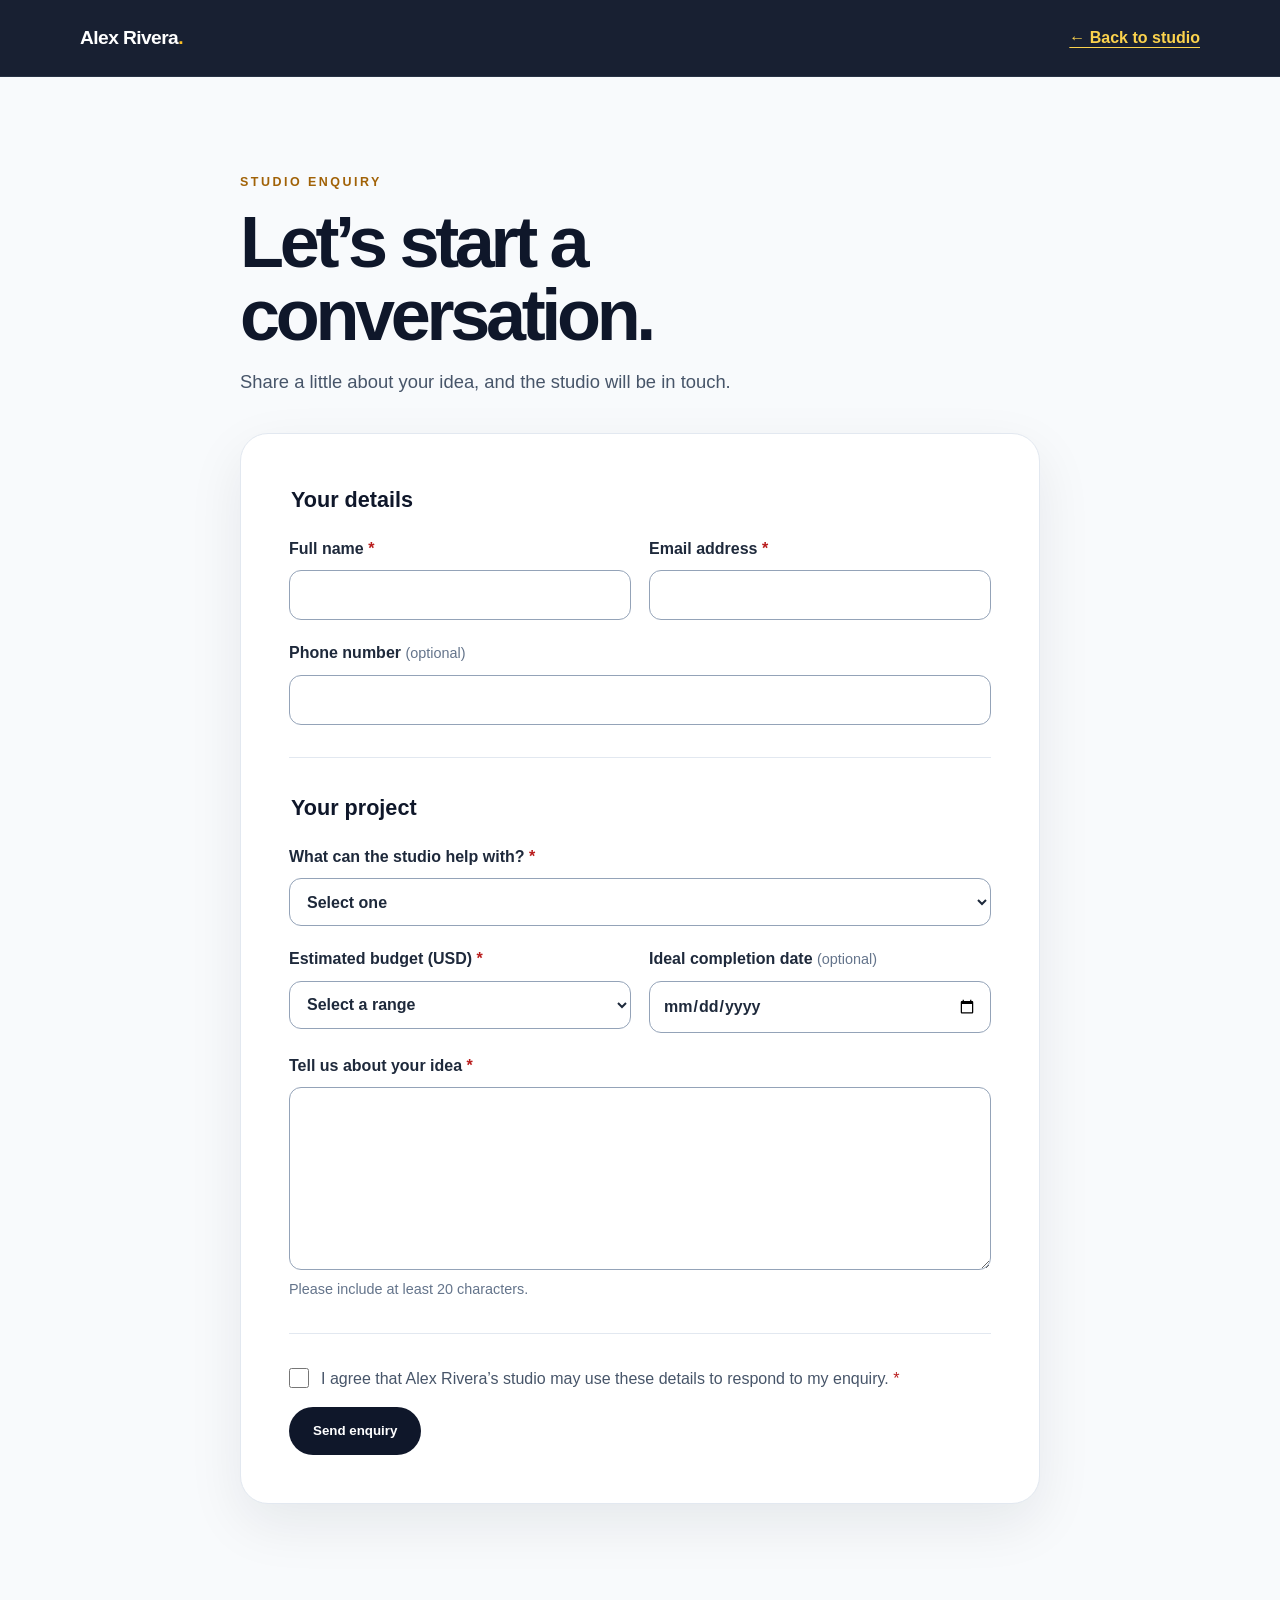
<file: application.html>
<!doctype html>
<html lang="en">

<head>
    <meta charset="UTF-8" />
    <meta name="viewport" content="width=device-width, initial-scale=1.0" />
    <meta name="description"
        content="Contact Alex Rivera's studio about an original artwork, private commission, or installation." />
    <meta name="theme-color" content="#0f172a" />
    <title>Start an enquiry | Alex Rivera</title>
    <link rel="stylesheet" href="styles.css" />
</head>

<body class="application-page">
    <a class="skip-link" href="#application-main">Skip to enquiry form</a>
    <header class="site-header">
        <nav class="site-nav" aria-label="Main navigation">
            <a class="brand" href="index.html">Alex Rivera<span>.</span></a>
            <a class="back-link" href="index.html">← Back to studio</a>
        </nav>
    </header>

    <main id="application-main" class="application-main" tabindex="-1">
        <div class="application-content">
            <header class="application-intro">
                <p class="eyebrow">Studio enquiry</p>
                <h1>Let’s start a conversation.</h1>
                <p>Share a little about your idea, and the studio will be in touch.</p>
            </header>

            <form id="application-form" class="application-form" novalidate>
                <div id="form-errors" class="form-errors" role="alert" tabindex="-1" hidden></div>

                <fieldset class="form-fieldset">
                    <legend>Your details</legend>
                    <div class="form-grid">
                        <label class="form-field" for="full_name">
                            <span>Full name <span class="required-mark" aria-hidden="true">*</span></span>
                            <input id="full_name" name="full_name" autocomplete="name" type="text" required
                                aria-describedby="error-full_name" />
                            <span id="error-full_name" class="field-error" data-error-for="full_name"></span>
                        </label>
                        <label class="form-field" for="email">
                            <span>Email address <span class="required-mark" aria-hidden="true">*</span></span>
                            <input id="email" name="email" autocomplete="email" type="email" required
                                aria-describedby="error-email" />
                            <span id="error-email" class="field-error" data-error-for="email"></span>
                        </label>
                    </div>
                    <label class="form-field" for="phone">
                        <span>Phone number <span class="optional-mark">(optional)</span></span>
                        <input id="phone" name="phone" autocomplete="tel" type="tel" aria-describedby="error-phone" />
                        <span id="error-phone" class="field-error" data-error-for="phone"></span>
                    </label>
                </fieldset>

                <fieldset class="form-fieldset">
                    <legend>Your project</legend>
                    <label class="form-field" for="project_type">
                        <span>What can the studio help with? <span class="required-mark"
                                aria-hidden="true">*</span></span>
                        <select id="project_type" name="project_type" required aria-describedby="error-project_type">
                            <option value="">Select one</option>
                            <option value="original-artwork">Original artwork</option>
                            <option value="private-commission">Private commission</option>
                            <option value="installation">Installation</option>
                            <option value="exhibition">Exhibition or partnership</option>
                        </select>
                        <span id="error-project_type" class="field-error" data-error-for="project_type"></span>
                    </label>
                    <div class="form-grid">
                        <label class="form-field" for="budget">
                            <span>Estimated budget (USD) <span class="required-mark" aria-hidden="true">*</span></span>
                            <select id="budget" name="budget" required aria-describedby="error-budget">
                                <option value="">Select a range</option>
                                <option value="under-2500">Under $2,500</option>
                                <option value="2500-5000">$2,500–$5,000</option>
                                <option value="5000-10000">$5,000–$10,000</option>
                                <option value="over-10000">$10,000+</option>
                            </select>
                            <span id="error-budget" class="field-error" data-error-for="budget"></span>
                        </label>
                        <label class="form-field" for="completion_date">
                            <span>Ideal completion date <span class="optional-mark">(optional)</span></span>
                            <input id="completion_date" name="completion_date" type="date"
                                aria-describedby="error-completion_date" />
                            <span id="error-completion_date" class="field-error"
                                data-error-for="completion_date"></span>
                        </label>
                    </div>
                    <label class="form-field" for="project_details">
                        <span>Tell us about your idea <span class="required-mark" aria-hidden="true">*</span></span>
                        <textarea id="project_details" name="project_details" rows="6" minlength="20" required
                            aria-describedby="details-hint error-project_details"></textarea>
                        <span id="details-hint" class="field-hint">Please include at least 20 characters.</span>
                        <span id="error-project_details" class="field-error" data-error-for="project_details"></span>
                    </label>
                </fieldset>

                <div class="form-submit">
                    <label class="consent-field" for="consent">
                        <input id="consent" name="consent" type="checkbox" required aria-describedby="error-consent" />
                        <span>I agree that Alex Rivera’s studio may use these details to respond to my enquiry.
                            <span class="required-mark" aria-hidden="true">*</span></span>
                    </label>
                    <span id="error-consent" class="field-error" data-error-for="consent"></span>
                    <button class="button button-dark" type="submit">Send enquiry</button>
                    <p id="form-success" class="form-success" role="status" tabindex="-1" hidden></p>
                </div>
            </form>
        </div>
    </main>

    <script src="validation.js" defer></script>
</body>

</html>
</file>
<file: styles.css>
:root {
    font-family: Arial, Helvetica, sans-serif;
    color: #1e293b;
    background: #f8fafc;
    font-synthesis: none;
    text-rendering: optimizeLegibility;
    scroll-behavior: smooth;
    --navy: #0f172a;
    --muted: #cbd5e1;
    --amber: #fbbf24;
    --amber-light: #fcd34d;
    --content-width: 1120px;
    --header-height: 76px;
}

* {
    box-sizing: border-box;
}

body {
    min-width: 320px;
    margin: 0;
    line-height: 1.65;
}

a {
    color: inherit;
}

.skip-link {
    position: fixed;
    z-index: 100;
    top: 12px;
    left: 16px;
    padding: 10px 16px;
    transform: translateY(-160%);
    border-radius: 8px;
    background: var(--amber);
    color: var(--navy);
    font-weight: 700;
}

.skip-link:focus {
    transform: translateY(0);
}

.site-header {
    position: sticky;
    z-index: 50;
    top: 0;
    border-bottom: 1px solid #273244;
    background: rgb(15 23 42 / 96%);
    color: #fff;
    backdrop-filter: blur(12px);
}

.site-nav,
.footer-inner {
    display: flex;
    width: min(100% - 40px, var(--content-width));
    margin: 0 auto;
    align-items: center;
    justify-content: space-between;
    gap: 24px;
}

.site-nav {
    min-height: var(--header-height);
    flex-wrap: wrap;
    padding: 14px 0;
}

.brand {
    color: #fff;
    font-size: 1.2rem;
    font-weight: 800;
    letter-spacing: -.03em;
    text-decoration: none;
    white-space: nowrap;
}

.brand span {
    color: var(--amber);
}

.nav-links {
    display: flex;
    margin: 0;
    padding: 0;
    align-items: center;
    justify-content: flex-end;
    gap: 12px 28px;
    flex-wrap: wrap;
    list-style: none;
}

.nav-links a {
    color: #f8fafc;
    font-size: .92rem;
    font-weight: 700;
    text-decoration: none;
    transition: color 160ms ease, background-color 160ms ease;
}

.nav-links a:hover,
.nav-links a:focus-visible {
    color: var(--amber-light);
}

.nav-links .nav-cta {
    padding: 9px 16px;
    border-radius: 999px;
    background: var(--amber);
    color: var(--navy);
}

.nav-links .nav-cta:hover,
.nav-links .nav-cta:focus-visible {
    background: var(--amber-light);
    color: var(--navy);
}

.page-section {
    display: flex;
    min-height: 100vh;
    min-height: 100svh;
    padding: 72px 20px;
    align-items: center;
    scroll-margin-top: var(--header-height);
}

.hero {
    overflow: hidden;
    background: radial-gradient(circle at 78% 28%, rgb(245 158 11 / 22%), transparent 34%),
        radial-gradient(circle at 16% 82%, rgb(30 64 175 / 32%), transparent 42%), var(--navy);
    color: #fff;
}

.hero-inner,
.section-inner {
    width: min(100%, var(--content-width));
    margin: 0 auto;
}

.hero-inner {
    display: flex;
    align-items: center;
    justify-content: space-between;
    gap: clamp(36px, 7vw, 88px);
}

.hero-copy {
    flex: 1 1 52%;
}

.eyebrow {
    margin: 0 0 14px;
    color: #a16207;
    font-size: .78rem;
    font-weight: 800;
    letter-spacing: .2em;
    line-height: 1.5;
    text-transform: uppercase;
}

.hero .eyebrow {
    color: var(--amber-light);
}

h1,
h2,
h3,
p {
    margin-top: 0;
}

h1 {
    max-width: 760px;
    margin-bottom: 22px;
    font-size: clamp(3rem, 7vw, 6rem);
    font-weight: 900;
    letter-spacing: -.06em;
    line-height: 1.02;
}

h1 span {
    color: var(--amber-light);
}

.hero-intro {
    max-width: 590px;
    margin-bottom: 30px;
    color: var(--muted);
    font-size: clamp(1.08rem, 2vw, 1.3rem);
}

.hero-actions {
    display: flex;
    flex-wrap: wrap;
    gap: 14px;
}

.button {
    display: inline-flex;
    min-height: 48px;
    padding: 12px 22px;
    align-items: center;
    justify-content: center;
    border: 2px solid transparent;
    border-radius: 999px;
    font-weight: 800;
    text-align: center;
    text-decoration: none;
    transition: background-color 160ms ease, border-color 160ms ease, color 160ms ease;
}

.button-primary {
    background: var(--amber);
    color: var(--navy);
}

.button-primary:hover {
    background: var(--amber-light);
}

.button-secondary {
    border-color: #64748b;
    color: #fff;
}

.button-secondary:hover {
    border-color: #fff;
}

.hero-art {
    flex: 0 1 480px;
    padding: 14px;
    border: 1px solid rgb(255 255 255 / 14%);
    border-radius: 32px;
    background: rgb(255 255 255 / 5%);
    box-shadow: 0 28px 70px rgb(0 0 0 / 28%);
}

.hero-art img {
    display: block;
    width: 100%;
    aspect-ratio: 1;
    border-radius: 23px;
    object-fit: cover;
}

.about-section {
    background: #f8fafc;
}

.about-inner {
    display: flex;
    align-items: flex-start;
    justify-content: space-between;
    gap: clamp(36px, 8vw, 100px);
}

.section-heading {
    max-width: 510px;
}

.section-heading h2 {
    margin-bottom: 0;
    color: var(--navy);
    font-size: clamp(2.5rem, 5vw, 4.25rem);
    font-weight: 900;
    letter-spacing: -.055em;
    line-height: 1.08;
}

.section-copy {
    flex: 0 1 570px;
    color: #475569;
    font-size: clamp(1.08rem, 1.7vw, 1.22rem);
}

.section-copy p:last-child {
    margin-bottom: 0;
}

.career-section {
    background: #fff;
}

.section-heading-spaced {
    margin-bottom: 42px;
}

.sample-notice {
    max-width: 900px;
    margin: -18px 0 28px;
    padding: 12px 16px;
    border-left: 4px solid #b45309;
    background: #fff7ed;
    color: #713f12;
    font-size: .95rem;
}

.career-cards {
    display: flex;
    align-items: stretch;
    gap: 20px;
}

.info-card {
    flex: 1 1 0;
    padding: 28px;
    border: 1px solid #e2e8f0;
    border-radius: 24px;
    background: #f8fafc;
    box-shadow: 0 8px 24px rgb(15 23 42 / 4%);
}

.card-date {
    margin-bottom: 14px;
    color: #92400e;
    font-size: .8rem;
    font-weight: 800;
    letter-spacing: .12em;
    text-transform: uppercase;
}

.info-card h3,
.show-item h3 {
    margin-bottom: 8px;
    color: var(--navy);
    font-size: 1.25rem;
}

.info-card p:last-child {
    margin-bottom: 0;
    color: #475569;
}

.text-link {
    display: inline-block;
    margin-top: 30px;
    color: #92400e;
    font-weight: 800;
    text-decoration-thickness: 2px;
    text-underline-offset: 5px;
}

.shows-section {
    background: #fffbeb;
}

.show-list {
    border-top: 1px solid #e7d9b5;
}

.show-item {
    display: flex;
    padding: 24px 0;
    align-items: center;
    justify-content: space-between;
    gap: 24px;
    border-bottom: 1px solid #e7d9b5;
}

.show-date {
    flex: 0 0 230px;
    margin: 0;
    color: #78350f;
    font-size: .9rem;
    font-weight: 800;
}

.show-details {
    flex: 1 1 auto;
}

.show-details h3 {
    margin-bottom: 4px;
}

.show-details p {
    margin-bottom: 0;
    color: #57534e;
}

.show-details h3 {
    margin-bottom: 4px;
}

.show-details p {
    margin-bottom: 0;
    color: #57534e;
}

.show-item>a {
    flex: 0 0 auto;
    color: #78350f;
    font-weight: 800;
    text-decoration: none;
}

.show-item>a:hover {
    text-decoration: underline;
    text-underline-offset: 4px;
}

.shows-contact {
    display: flex;
    margin-top: 42px;
    padding: 30px clamp(24px, 5vw, 52px);
    align-items: center;
    justify-content: space-between;
    gap: 24px;
    border-radius: 28px;
    background: var(--amber);
}

.shows-contact .eyebrow {
    margin-bottom: 8px;
    color: #78350f;
}

.shows-contact h3 {
    margin: 0;
    color: var(--navy);
    font-size: clamp(1.7rem, 3vw, 2.5rem);
    letter-spacing: -.04em;
    line-height: 1.15;
}

.button-dark {
    flex: 0 0 auto;
    background: var(--navy);
    color: #fff;
}

.button-dark:hover {
    background: #1e293b;
}

.site-footer {
    padding: 34px 0;
    background: var(--navy);
    color: #cbd5e1;
}

.footer-inner {
    flex-wrap: wrap;
    font-size: .9rem;
}

.footer-inner p {
    margin-bottom: 0;
}

.footer-brand {
    margin-bottom: 4px !important;
}

.footer-contact {
    text-align: right;
}

.footer-contact a {
    color: #fff;
    font-weight: 700;
    text-decoration: none;
}

.footer-contact a:hover {
    color: var(--amber-light);
}

/* Enquiry form page */
.back-link {
    color: var(--amber-light);
    font-weight: 700;
    text-decoration-thickness: 1px;
    text-underline-offset: 4px;
}

.application-main {
    min-height: calc(100vh - var(--header-height));
    min-height: calc(100svh - var(--header-height));
    padding: clamp(48px, 8vw, 96px) 20px;
    background: #f8fafc;
}

.application-content {
    width: min(100%, 800px);
    margin: 0 auto;
}

.application-intro {
    margin-bottom: 36px;
}

.application-intro h1 {
    margin-bottom: 14px;
    color: var(--navy);
    font-size: clamp(2.7rem, 7vw, 4.5rem);
}

.application-intro>p:last-child {
    max-width: 620px;
    margin-bottom: 0;
    color: #475569;
    font-size: 1.15rem;
}

.application-form {
    padding: clamp(22px, 5vw, 48px);
    border: 1px solid #e2e8f0;
    border-radius: 28px;
    background: #fff;
    box-shadow: 0 20px 55px rgb(15 23 42 / 8%);
}

.form-fieldset {
    display: grid;
    margin: 0 0 32px;
    padding: 0 0 32px;
    gap: 20px;
    border: 0;
    border-bottom: 1px solid #e2e8f0;
}

.form-fieldset legend {
    width: 100%;
    margin-bottom: 18px;
    color: var(--navy);
    font-size: 1.35rem;
    font-weight: 800;
}

.form-grid {
    display: grid;
    grid-template-columns: repeat(2, minmax(0, 1fr));
    gap: 18px;
}

.form-field {
    display: grid;
    align-content: start;
    gap: 8px;
    color: #1e293b;
    font-weight: 700;
}

.required-mark,
.field-error {
    color: #b91c1c;
}

.optional-mark,
.field-hint {
    color: #64748b;
    font-size: .9rem;
    font-weight: 400;
}

.form-field input,
.form-field select,
.form-field textarea {
    width: 100%;
    min-height: 48px;
    padding: 11px 13px;
    border: 1px solid #94a3b8;
    border-radius: 12px;
    background: #fff;
    color: #1e293b;
    font: inherit;
}

.form-field textarea {
    min-height: 150px;
    resize: vertical;
}

.form-field input[aria-invalid="true"],
.form-field select[aria-invalid="true"],
.form-field textarea[aria-invalid="true"],
.consent-field input[aria-invalid="true"] {
    border-color: #b91c1c;
    box-shadow: 0 0 0 2px rgb(185 28 28 / 12%);
}

.field-error {
    min-height: 0;
    font-size: .9rem;
    font-weight: 600;
}

.field-error:empty {
    display: none;
}

.form-submit {
    display: grid;
    justify-items: start;
    gap: 14px;
}

.consent-field {
    display: flex;
    align-items: flex-start;
    gap: 12px;
    color: #475569;
}

.consent-field input {
    width: 20px;
    height: 20px;
    margin: 2px 0 0;
    accent-color: #b45309;
}

.form-errors,
.form-success {
    margin: 0 0 24px;
    padding: 14px 16px;
    border-radius: 12px;
    font-weight: 700;
}

.form-errors {
    border: 1px solid #fca5a5;
    background: #fef2f2;
    color: #991b1b;
}

.form-success {
    border: 1px solid #86efac;
    background: #f0fdf4;
    color: #166534;
}

.application-page [hidden] {
    display: none !important;
}

:focus-visible {
    outline: 3px solid var(--amber);
    outline-offset: 4px;
}

@media (max-width: 760px) {
    .site-nav {
        justify-content: center;
    }

    .nav-links {
        justify-content: center;
        gap: 10px 18px;
    }

    .hero-inner,
    .about-inner {
        flex-direction: column;
        justify-content: center;
    }

    .hero-art {
        width: min(100%, 420px);
        flex-basis: auto;
        align-self: center;
    }

    .section-copy {
        flex-basis: auto;
    }

    .career-cards {
        flex-direction: column;
    }

    .show-item {
        align-items: flex-start;
        flex-wrap: wrap;
    }

    .show-date {
        flex-basis: 100%;
    }

    .shows-contact {
        align-items: flex-start;
        flex-direction: column;
    }

    .form-grid {
        grid-template-columns: 1fr;
    }
}

@media (max-width: 480px) {

    .site-nav,
    .footer-inner {
        width: min(100% - 28px, var(--content-width));
    }

    .nav-links {
        gap: 8px 14px;
    }

    .nav-links a {
        font-size: .84rem;
    }

    .nav-links .nav-cta {
        padding: 7px 12px;
    }

    .hero-actions,
    .hero-actions .button {
        width: 100%;
    }

    .footer-contact {
        text-align: left;
    }

    .application-main {
        padding-right: 14px;
        padding-left: 14px;
    }
}

@media (max-width: 760px) {
    .page-section {
        scroll-margin-top: 150px;
    }

    .site-nav {
        padding: 14px 0;
    }
}

@media (prefers-reduced-motion: reduce) {

    *,
    *::before,
    *::after {
        scroll-behavior: auto !important;
        transition-duration: .01ms !important;
        animation-duration: .01ms !important;
    }
}
</file>
